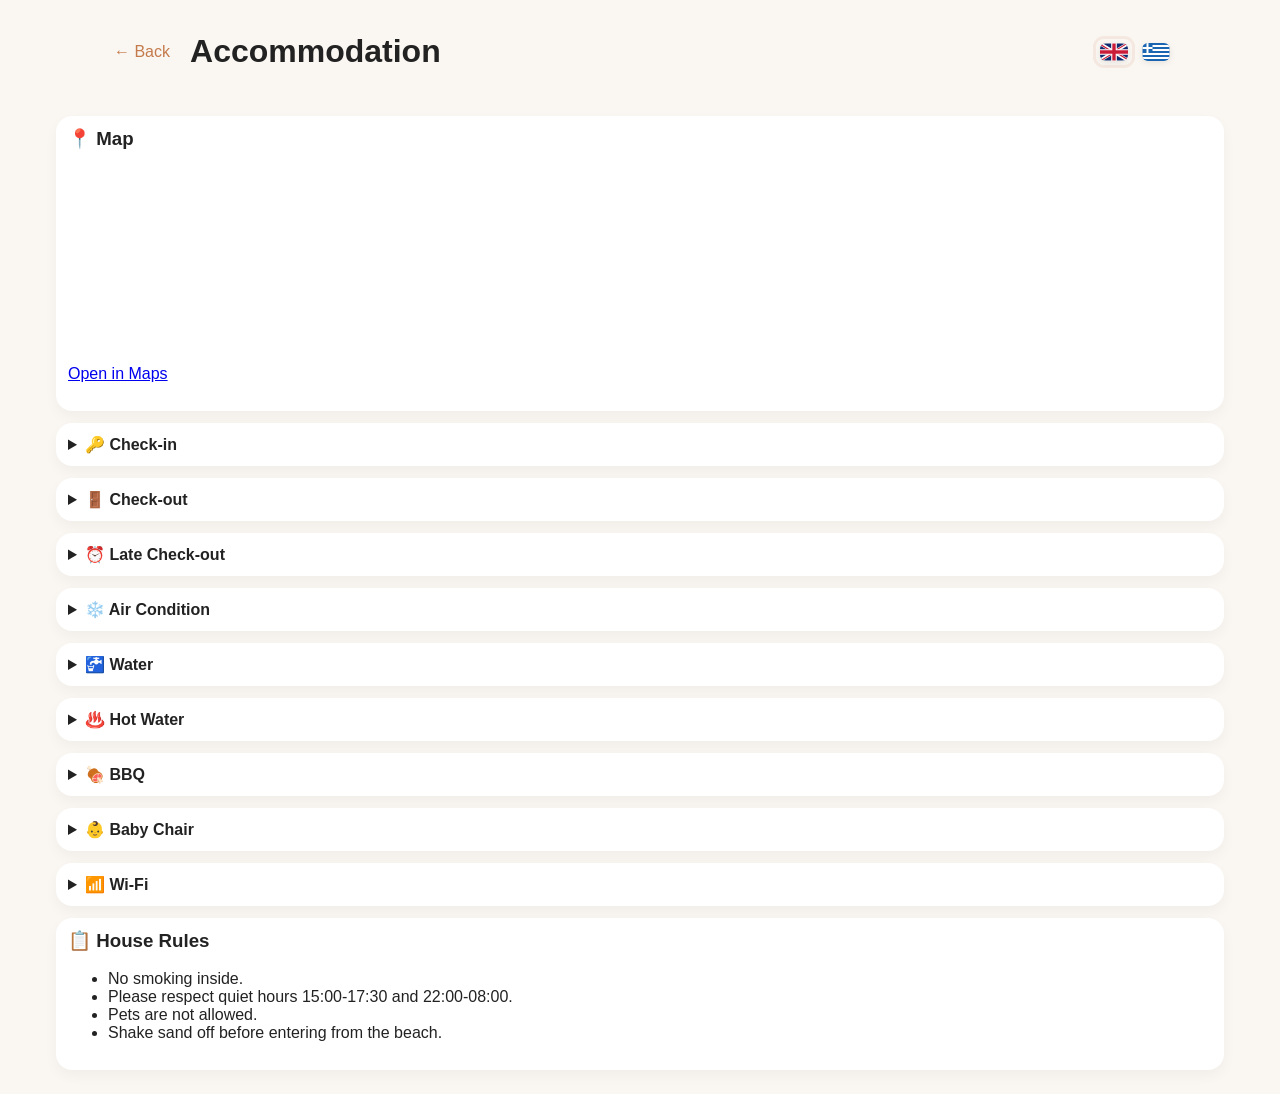
<file: pages/accommodation.html>
<!doctype html>
<html lang="en">
<head>
  <meta charset="utf-8" />
  <meta name="viewport" content="width=device-width,initial-scale=1" />
  <title>Check-in — Apartment Guide</title>
  <link rel="icon" type="image/png" href="../assets/images/favicon.png">
  <link rel="stylesheet" href="../assets/css/styles.css">
</head>
<body>
  <header class="page-header">
    <button class="back" onclick="history.back()" data-i18n="back" aria-label="Back">← Back</button>
    <h1>Accommodation</h1>
    <div class="lang-switch" role="group" aria-label="Language switch">
      <button type="button" class="lang-btn active" data-lang="en" aria-label="Switch language to English">
        <img src="../assets/images/flag-gb.svg" alt="English" class="flag-icon">
      </button>
      <button type="button" class="lang-btn" data-lang="gr" aria-label="Switch language to Greek">
        <img src="../assets/images/flag-gr.svg" alt="Greek" class="flag-icon">
      </button>
    </div>
  </header>

  <main class="page-content" data-page="accommodation">
    <!-- content injected by app.js -->
  </main>

  <script src="../assets/js/app.js"></script>
</body>
</html>
</file>
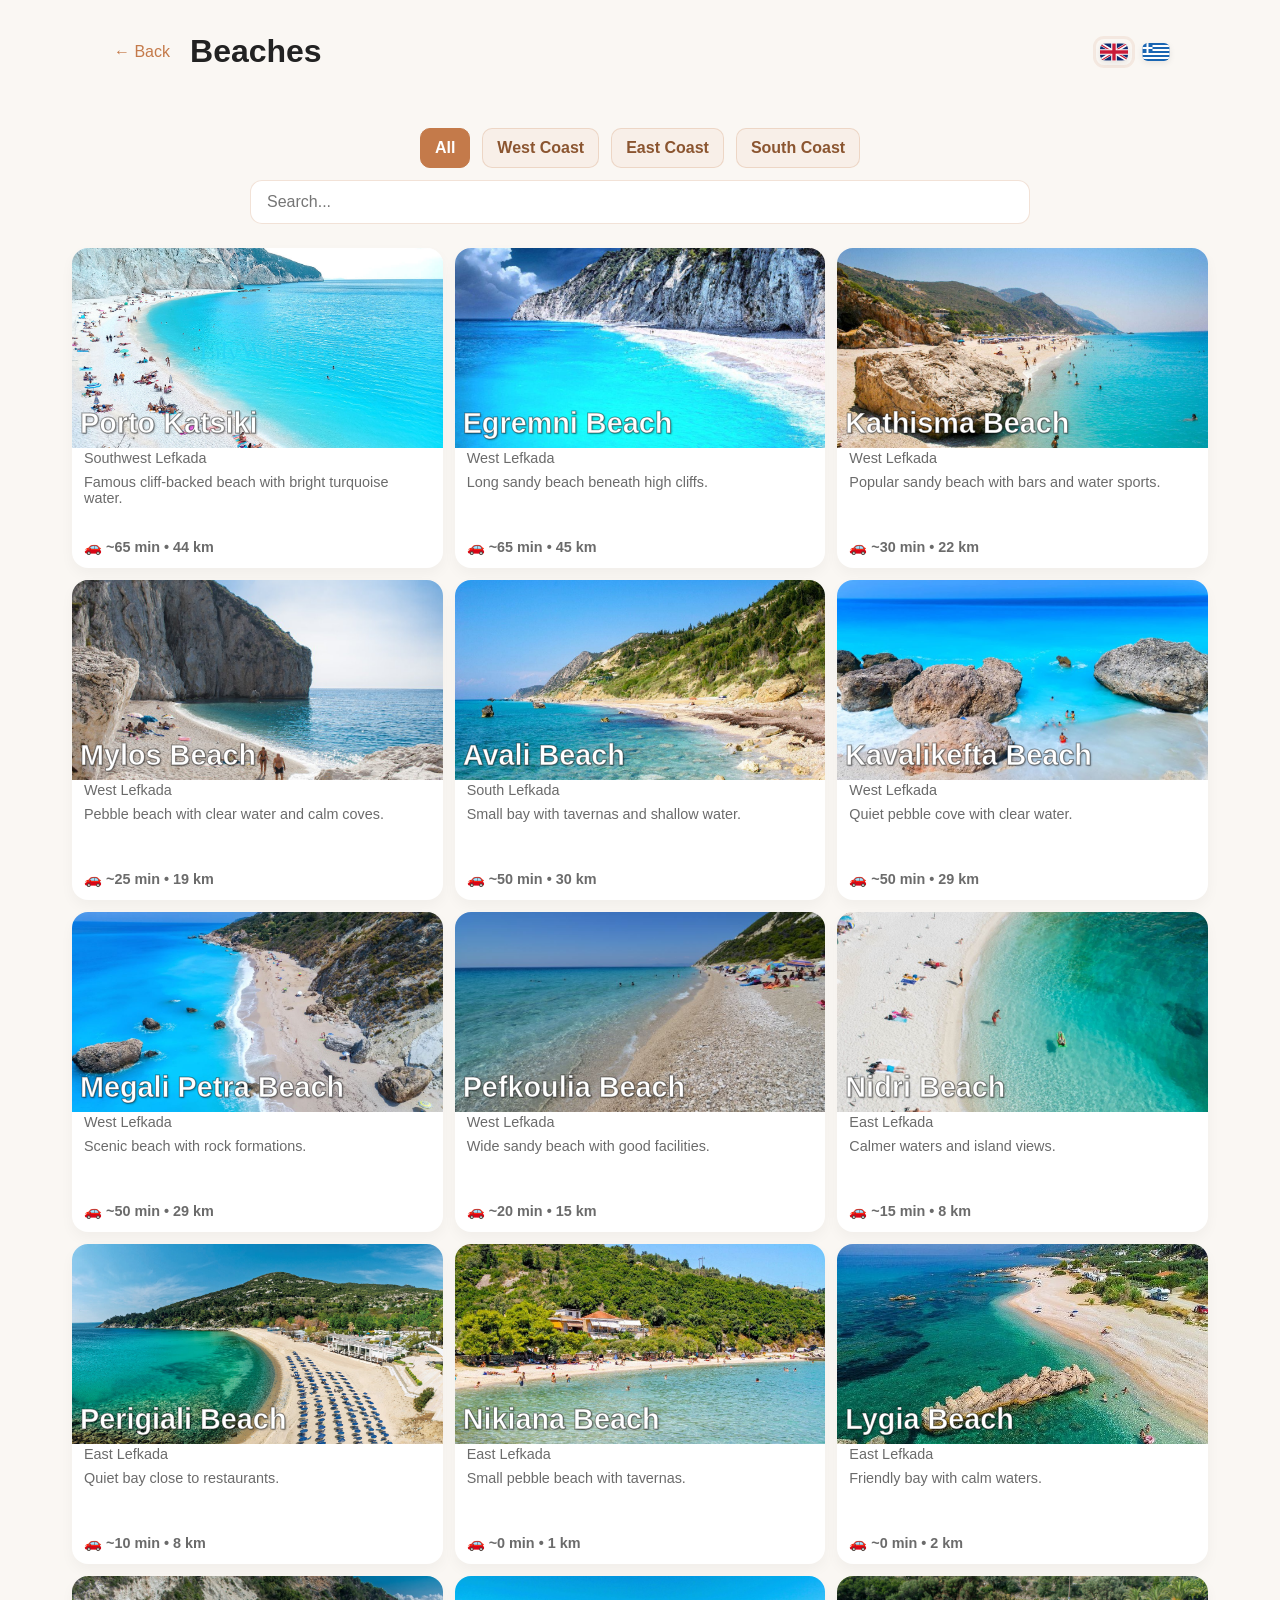
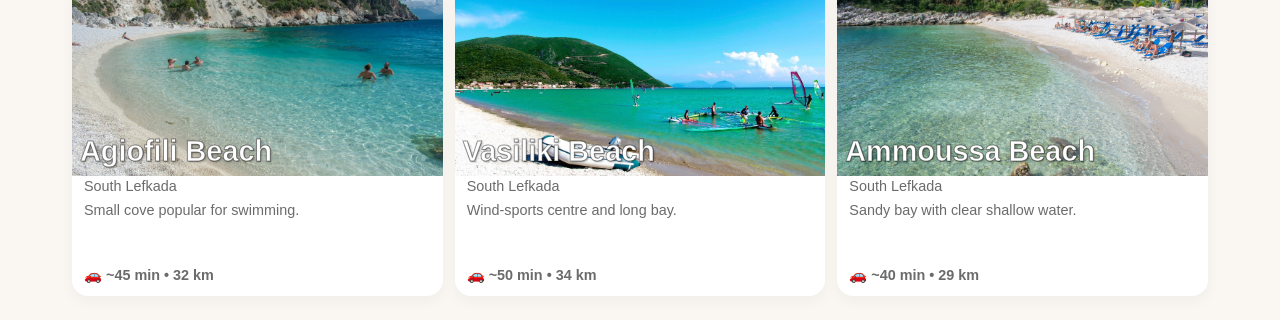
<file: pages/beaches.html>
<!doctype html>
<html lang="en">
<head>
  <meta charset="utf-8" />
  <meta name="viewport" content="width=device-width,initial-scale=1" />
  <title>Beaches — Apartment Guide</title>
  <link rel="icon" type="image/png" href="../assets/images/favicon.png">
  <link rel="stylesheet" href="../assets/css/styles.css">
</head>
<body>
  <header class="page-header">
    <button class="back" onclick="history.back()" data-i18n="back" aria-label="Back">← Back</button>
    <h1>Beaches</h1>
    <div class="lang-switch" role="group" aria-label="Language switch">
      <button type="button" class="lang-btn" data-lang="en" aria-label="Switch language to English">
        <img src="../assets/images/flag-gb.svg" alt="English" class="flag-icon">
      </button>
      <button type="button" class="lang-btn" data-lang="gr" aria-label="Switch language to Greek">
        <img src="../assets/images/flag-gr.svg" alt="Greek" class="flag-icon">
      </button>
    </div>
  </header>

  <main class="page-content" data-page="beaches">
    <!-- beaches rendered here -->
  </main>

  <script src="../assets/js/app.js"></script>
</body>
</html>
</file>
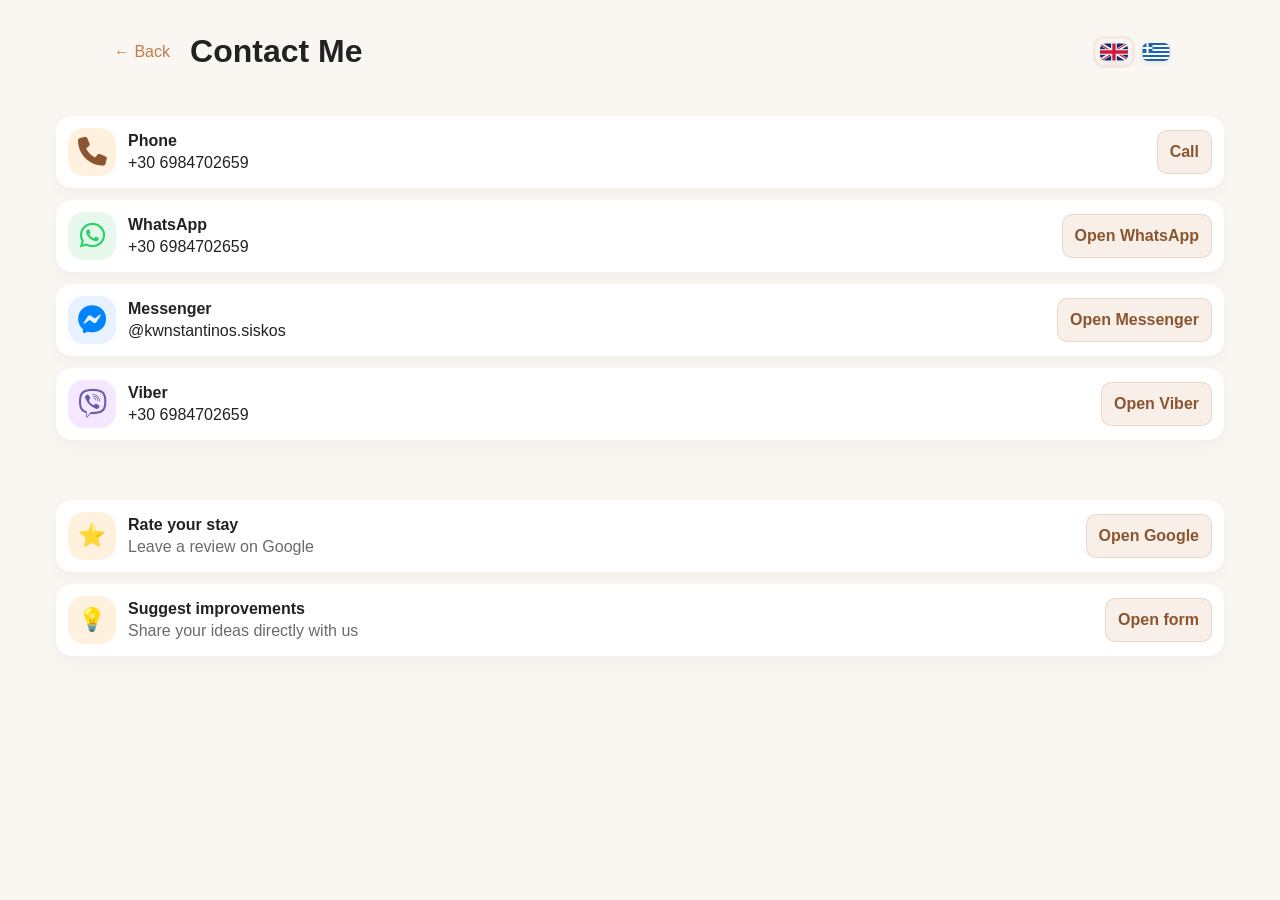
<file: pages/contacts.html>
<!doctype html>
<html lang="en">
<head>
  <meta charset="utf-8" />
  <meta name="viewport" content="width=device-width,initial-scale=1" />
  <title>Contact — Apartment Guide</title>
  <link rel="icon" type="image/png" href="../assets/images/favicon.png">
  <link rel="stylesheet" href="https://cdnjs.cloudflare.com/ajax/libs/font-awesome/6.4.0/css/all.min.css">
  <link rel="stylesheet" href="../assets/css/styles.css">
</head>
<body>
  <header class="page-header">
    <button class="back" onclick="history.back()" data-i18n="back" aria-label="Back">← Back</button>
    <h1>Contact</h1>
    <div class="lang-switch" role="group" aria-label="Language switch">
      <button type="button" class="lang-btn" data-lang="en" aria-label="Switch language to English">
        <img src="../assets/images/flag-gb.svg" alt="English" class="flag-icon">
      </button>
      <button type="button" class="lang-btn" data-lang="gr" aria-label="Switch language to Greek">
        <img src="../assets/images/flag-gr.svg" alt="Greek" class="flag-icon">
      </button>
    </div>
  </header>

  <main class="page-content" data-page="contacts">
    <!-- injected -->
  </main>

  <script src="../assets/js/app.js"></script>
</body>
</html>
</file>
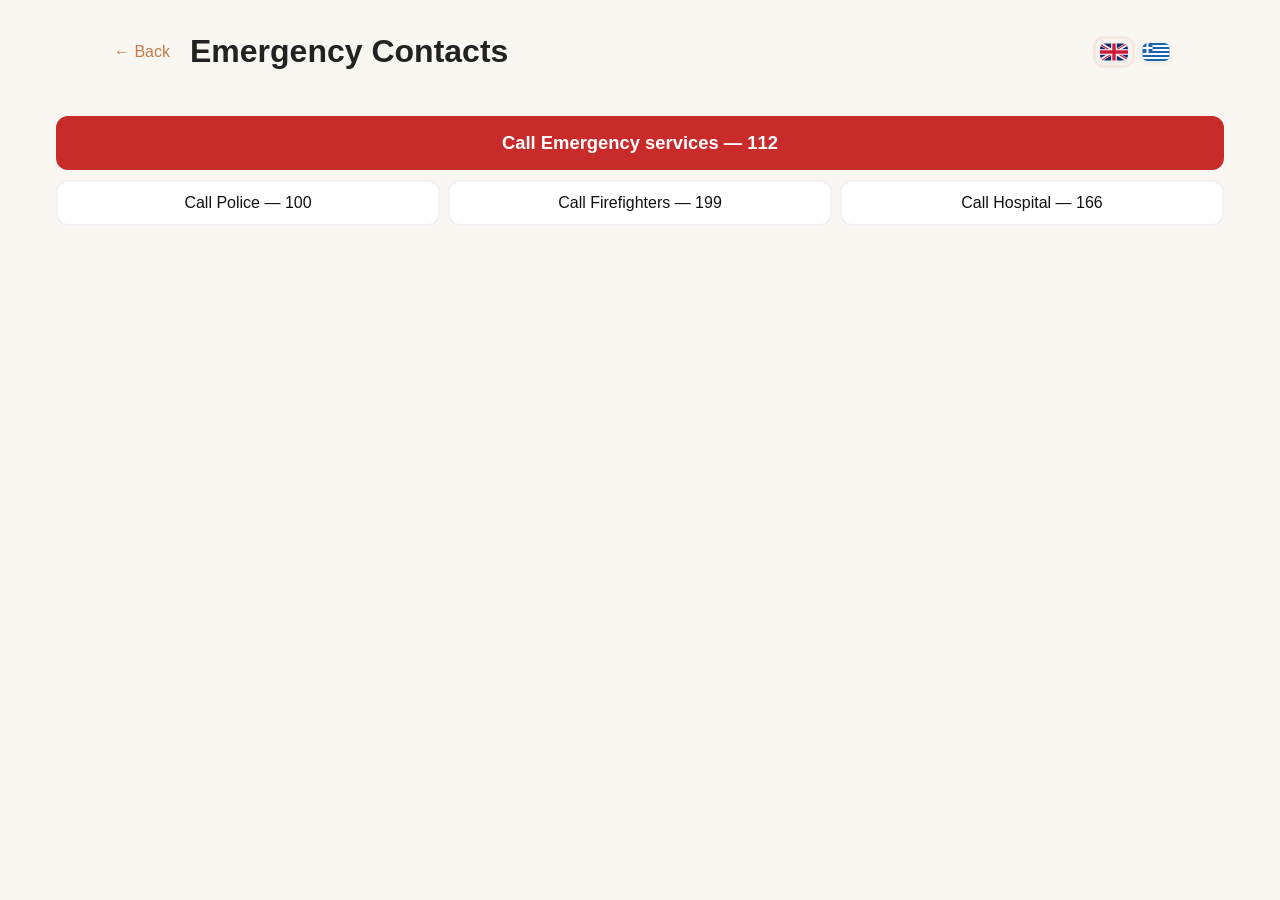
<file: pages/emergency.html>
<!doctype html>
<html lang="en">
<head>
  <meta charset="utf-8" />
  <meta name="viewport" content="width=device-width,initial-scale=1" />
  <title>Emergency — Apartment Guide</title>
  <link rel="icon" type="image/png" href="../assets/images/favicon.png">
  <link rel="stylesheet" href="../assets/css/styles.css">
</head>
<body>
  <header class="page-header">
    <button class="back" onclick="history.back()" data-i18n="back" aria-label="Back">← Back</button>
    <h1>Emergency Contacts</h1>
    <div class="lang-switch" role="group" aria-label="Language switch">
      <button type="button" class="lang-btn active" data-lang="en" aria-label="Switch language to English">
        <img src="../assets/images/flag-gb.svg" alt="English" class="flag-icon">
      </button>
      <button type="button" class="lang-btn" data-lang="gr" aria-label="Switch language to Greek">
        <img src="../assets/images/flag-gr.svg" alt="Greek" class="flag-icon">
      </button>
    </div>
  </header>

  <main class="page-content" data-page="emergency">
    <!-- content injected by app.js -->
  </main>

  <script src="../assets/js/app.js"></script>
</body>
</html>
</file>
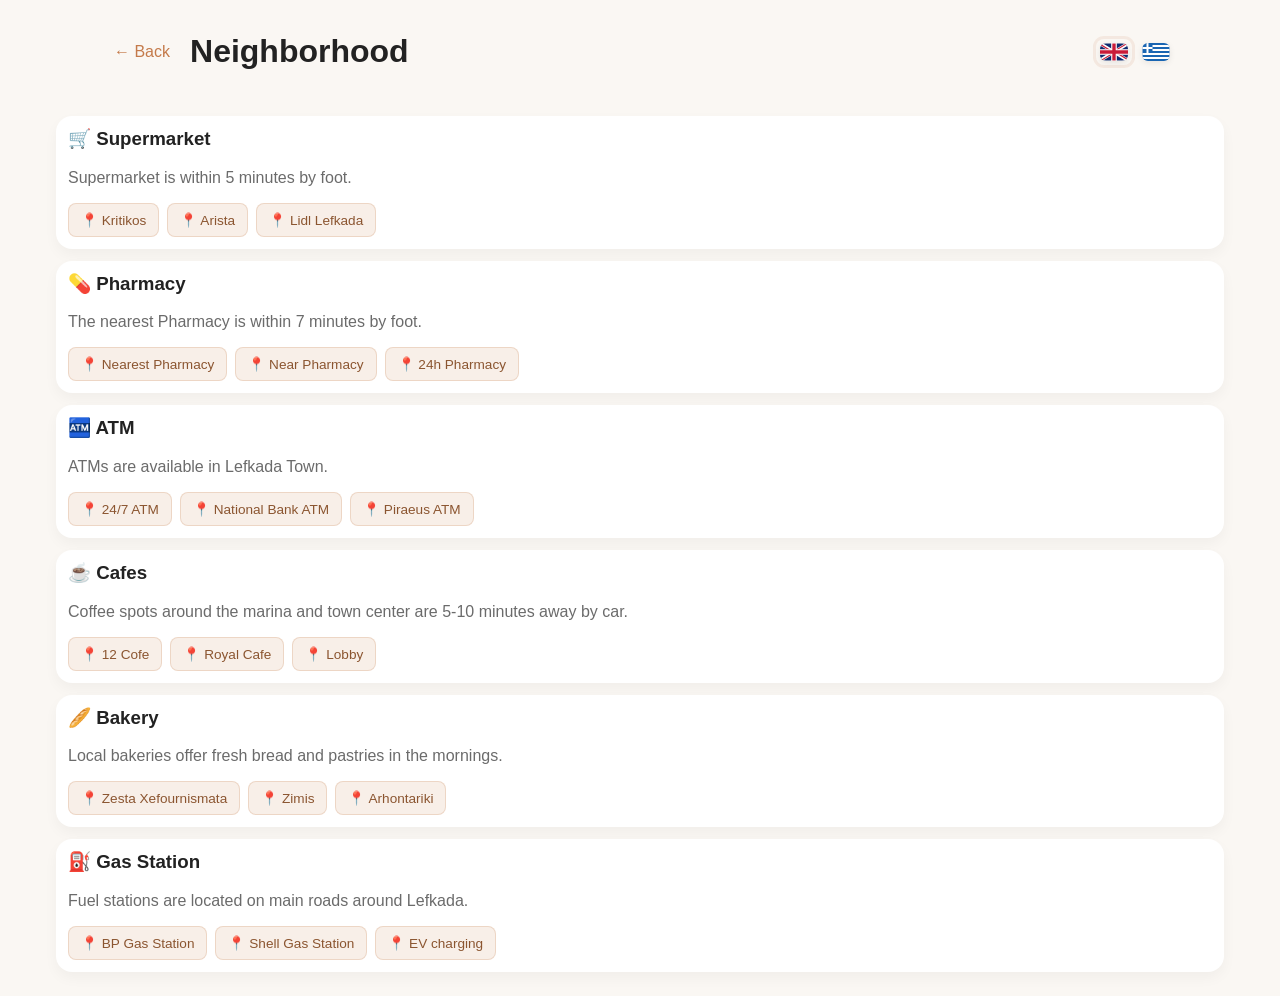
<file: pages/neighborhood.html>
<!doctype html>
<html lang="en">
<head>
  <meta charset="utf-8" />
  <meta name="viewport" content="width=device-width,initial-scale=1" />
  <title>Neighborhood — Apartment Guide</title>
  <link rel="icon" type="image/png" href="../assets/images/favicon.png">
  <link rel="stylesheet" href="../assets/css/styles.css">
</head>
<body>
  <header class="page-header">
    <button class="back" onclick="history.back()" data-i18n="back" aria-label="Back">← Back</button>
    <h1></h1>
    <div class="lang-switch" role="group" aria-label="Language switch">
      <button type="button" class="lang-btn" data-lang="en">
        <img src="../assets/images/flag-gb.svg" alt="English" class="flag-icon">
      </button>
      <button type="button" class="lang-btn" data-lang="gr">
        <img src="../assets/images/flag-gr.svg" alt="Greek" class="flag-icon">
      </button>
    </div>
  </header>
  <main class="page-content" data-page="neighborhood">
    <!-- content populated by app.js from data/content.{en,gr}.json -->
  </main>
  <script src="../assets/js/app.js"></script>
</body>
</html>
</file>
<file: assets/css/styles.css>
:root {
  --bg: #faf7f3;
  --card: #fff;
  --muted: #6b6b6b;
  --accent: #c47a4a;
  --radius: 12px;
}
* {
  box-sizing: border-box;
}
body {
  font-family:
    -apple-system, BlinkMacSystemFont, "Segoe UI", Roboto, "Helvetica Neue",
    Arial;
  margin: 0;
  background: var(--bg);
  color: #222;
}
.site-header {
  display: flex;
  justify-content: space-between;
  align-items: center;
  padding: 12px 16px;
  background: transparent;
  gap: 12px;
}
.header-left {
  display: flex;
  align-items: center;
  gap: 12px;
}
.apt-name {
  font-size: 1rem;
  margin: 0;
}
.property-label {
  font-size: 1.5rem;
  font-weight: 600;
  white-space: nowrap;
  overflow: hidden;
  text-overflow: ellipsis;
  max-width: 240px;
}
.lang-switch {
  margin-left: auto;
  display: flex;
  gap: 6px;
  align-items: center;
}
.lang-btn {
  background: transparent;
  border: 0;
  padding: 4px;
  border-radius: 8px;
  margin-left: 0;
  line-height: 1;
  cursor: pointer;
  display: inline-flex;
  align-items: center;
  justify-content: center;
}
.flag-icon {
  width: 28px;
  height: 18px;
  border-radius: 6px;
  display: block;
  box-shadow: 0 2px 6px rgba(0, 0, 0, 0.08);
}
.lang-btn.active,
.lang-btn[aria-pressed="true"] {
  box-shadow: 0 0 0 3px rgba(196, 122, 74, 0.12);
}
.lang-btn {
  opacity: 0.95;
}
.lang-btn:focus {
  outline: 3px solid rgba(196, 122, 74, 0.18);
  outline-offset: 2px;
}

.hero {
  display: flex;
  align-items: center;
  gap: 12px;
  padding: 12px 16px;
}
.hero-img {
  width: 110px;
  height: 80px;
  border-radius: 12px;
  object-fit: cover;
  flex-shrink: 0;
}
.hero-text h2 {
  margin: 0;
  font-size: 1.15rem;
}
.hero-text p {
  margin: 4px 0 0;
  color: var(--muted);
}

.menu-grid {
  display: grid;
  grid-template-columns: repeat(2, 1fr);
  gap: 12px;
  padding: 12px;
}
.card {
  display: block;
  background: var(--card);
  padding: 12px;
  border-radius: 16px;
  text-decoration: none;
  color: inherit;
  box-shadow: 0 6px 18px rgba(0, 0, 0, 0.06);
  transition:
    transform 0.12s ease,
    box-shadow 0.12s ease;
}
.card:hover {
  transform: translateY(-4px);
  box-shadow: 0 10px 30px rgba(0, 0, 0, 0.09);
}
.card:active {
  transform: translateY(-1px);
}
.card-icon {
  font-size: 40px;
  display: block;
  margin-bottom: 8px;
}
.card h3 {
  margin: 0 0 6px;
  font-size: 1rem;
}
.card p {
  margin: 0;
  color: var(--muted);
  font-size: 0.9rem;
}

/* Page layout */
.page-header {
  display: flex;
  align-items: center;
  gap: 12px;
  padding: 12px 16px;
  background: transparent;
  flex-wrap: wrap;
}
.back {
  background: transparent;
  border: none;
  color: var(--accent);
  font-size: 1rem;
  padding: 8px;
  border-radius: 8px;
}
.page-content {
  padding: 12px 16px;
}
.section {
  background: var(--card);
  padding: 12px;
  border-radius: 16px;
  margin-bottom: 12px;
  box-shadow: 0 6px 14px rgba(0, 0, 0, 0.04);
}
.section h3 {
  margin-top: 0;
}

/* Shop buttons */
.shop-buttons {
  display: flex;
  flex-wrap: wrap;
  gap: 8px;
  margin-top: 8px;
}
.shop-btn {
  display: inline-flex;
  align-items: center;
  gap: 4px;
  padding: 8px 12px;
  border-radius: 8px;
  border: 1px solid rgba(196, 122, 74, 0.22);
  background: #f8efe8;
  color: #8b5530;
  text-decoration: none;
  font-size: 0.85rem;
  font-weight: 500;
  white-space: nowrap;
  transition:
    background 0.2s ease,
    border-color 0.2s ease;
}
.shop-btn:hover {
  background: #f4e5d9;
  border-color: rgba(196, 122, 74, 0.38);
}
.shop-btn:focus {
  outline: 3px solid rgba(196, 122, 74, 0.2);
  outline-offset: 2px;
}

.wifi-card {
  border-radius: 10px;
}

.wifi-password {
  display: flex;
  gap: 8px;
  align-items: center;
}
.wifi-password .muted {
  font-weight: 600;
}
.wifi-qr {
  padding: 8px;
  text-align: center;
  flex: 0 0 auto;
  display: flex;
  align-items: center;
  justify-content: center;
}
.wifi-qr img,
.wifi-qr .wifi-qr-image {
  width: 100%;
  max-width: 180px;
  height: auto;
  display: block;
  margin: 0 auto;
  border-radius: 8px;
}

@media (max-width: 600px) {
  .wifi-card {
    flex-direction: column;
    align-items: stretch;
  }
  .wifi-qr {
    margin-top: 8px;
  }
}

/* dataset cards images full-width inside card */
.ds-card img {
  width: 100%;
  height: auto;
  display: block;
  border-radius: 8px 8px 0 0;
}
.ds-card {
  background: var(--card);
  border-radius: 16px;
  overflow: hidden;
  box-shadow: 0 6px 14px rgba(0, 0, 0, 0.04);
  margin-bottom: 12px;
}
.ds-body {
  padding: 12px;
}
.beach-body p {
  margin: 15px 0;
}

.beach-body p:first-child {
  margin-top: -10px;
}

.ds-link {
  display: block;
  text-decoration: none;
  color: inherit;
}
.ds-link .ds-card:hover {
  transform: translateY(-4px);
}
.beach-link .beach-card {
  transition:
    transform 0.12s ease,
    box-shadow 0.12s ease;
}
.beach-link:hover .beach-card {
  transform: translateY(-4px);
  box-shadow: 0 10px 30px rgba(0, 0, 0, 0.08);
}
.time-estimate {
  font-weight: 600;
}

/* beaches card image overlay */
.beach-media {
  position: relative;
}

/* Beaches page */
.beaches-controls {
  display: flex;
  gap: 12px;
  padding: 12px 16px;
  flex-wrap: wrap;
  align-items: center;
  justify-content: center;
}
.beaches-controls input[type="search"] {
  width: 780px;
  padding: 12px 16px;
  border: 1px solid rgba(196, 122, 74, 0.22);
  border-radius: 12px;
  background: #fff;
  font: inherit;
  color: inherit;
  outline: none;
  transition: border-color 0.2s ease;
}
.beaches-controls input[type="search"]:focus {
  border-color: var(--accent);
  box-shadow: 0 0 0 3px rgba(196, 122, 74, 0.12);
}
.filter-btn {
  background: #f8efe8;
  border: 1px solid rgba(196, 122, 74, 0.22);
  color: #8b5530;
  padding: 10px 14px;
  border-radius: 10px;
  font: inherit;
  font-weight: 600;
  cursor: pointer;
  transition:
    background 0.2s ease,
    border-color 0.2s ease;
}
.filter-btn:hover {
  background: #f4e5d9;
}
.filter-btn.active {
  background: var(--accent);
  border-color: var(--accent);
  color: #fff;
}
.beaches-grid {
  display: grid;
  grid-template-columns: repeat(auto-fill, minmax(280px, 1fr));
  gap: 12px;
  padding: 12px 16px;
}
.beach-card {
  background: var(--card);
  border-radius: 16px;
  overflow: hidden;
  box-shadow: 0 6px 14px rgba(0, 0, 0, 0.04);
  transition:
    transform 0.12s ease,
    box-shadow 0.12s ease;
  height: 320px;
  display: flex;
  flex-direction: column;
}
.beach-card:hover {
  transform: translateY(-4px);
  box-shadow: 0 10px 30px rgba(0, 0, 0, 0.08);
}
.beach-media {
  height: 200px;
  overflow: hidden;
}
.beach-media img {
  width: 100%;
  height: 100%;
  display: block;
  object-fit: cover;
}
.beach-overlay {
  position: absolute;
  bottom: 0;
  left: 0;
  right: 0;
  padding: 8px;
  color: #fff;
}
.beach-overlay h3 {
  margin: 0;
  font-size: 1.8rem;
  -webkit-text-stroke: 1px rgba(0, 0, 0, 0.4);
  text-shadow: 1px 1px 2px rgba(0, 0, 0, 0.4);
}
.beach-body {
  flex: 1;
  padding: 12px;
  display: flex;
  flex-direction: column;
  justify-content: space-between;
}
.beach-body p {
  margin: 0;
  color: var(--muted);
  font-size: 0.9rem;
}
.beach-body p:first-child {
  margin-bottom: 8px;
}
.beach-body .time-estimate {
  margin-top: auto;
  font-weight: 600;
}

/* responsive beaches controls */
@media (max-width: 640px) {
  .beaches-controls {
    flex-direction: column;
    gap: 8px;
  }
  .beaches-controls input[type="search"] {
    width: 100%;
    max-width: 400px;
    margin: 0 auto;
  }
}

/* Restaurants page */
.ds-list {
  display: grid;
  grid-template-columns: repeat(auto-fill, minmax(280px, 1fr));
  gap: 12px;
  padding: 12px 16px;
}
.restaurant-link .restaurant-card {
  transition:
    transform 0.12s ease,
    box-shadow 0.12s ease;
}
.restaurant-link:hover .restaurant-card {
  transform: translateY(-4px);
  box-shadow: 0 10px 30px rgba(0, 0, 0, 0.08);
}
.restaurant-card {
  background: var(--card);
  border-radius: 16px;
  overflow: hidden;
  box-shadow: 0 6px 14px rgba(0, 0, 0, 0.04);
  transition:
    transform 0.12s ease,
    box-shadow 0.12s ease;
  height: 320px;
  display: flex;
  flex-direction: column;
}
.restaurant-media {
  height: 200px;
  overflow: hidden;
  position: relative;
}
.restaurant-media img {
  width: 100%;
  height: 100%;
  display: block;
  object-fit: cover;
}
.restaurant-overlay {
  position: absolute;
  bottom: 0;
  left: 0;
  padding: 8px;
  color: #fff;
}
.restaurant-overlay h3 {
  margin: 0;
  font-size: 1.8rem;
  -webkit-text-stroke: 1px rgba(0, 0, 0, 0.4);
  text-shadow: 1px 1px 2px rgba(0, 0, 0, 0.4);
}
.restaurant-body {
  flex: 1;
  padding: 12px;
  display: flex;
  flex-direction: column;
}
.restaurant-body p {
  margin: 0;
  color: var(--muted);
  font-size: 0.9rem;
}
.restaurant-body p:first-child {
  margin-bottom: 8px;
}
.restaurant-body .time-estimate {
  margin-top: auto;
  font-weight: 600;
}

/* Attractions page */
.attraction-link .attraction-card {
  transition:
    transform 0.12s ease,
    box-shadow 0.12s ease;
}
.attraction-link:hover .attraction-card {
  transform: translateY(-4px);
  box-shadow: 0 10px 30px rgba(0, 0, 0, 0.08);
}
.attraction-card {
  background: var(--card);
  border-radius: 16px;
  overflow: hidden;
  box-shadow: 0 6px 14px rgba(0, 0, 0, 0.04);
  transition:
    transform 0.12s ease,
    box-shadow 0.12s ease;
  height: 320px;
  display: flex;
  flex-direction: column;
}
.attraction-media {
  height: 200px;
  overflow: hidden;
  position: relative;
}
.attraction-media img {
  width: 100%;
  height: 100%;
  display: block;
  object-fit: cover;
}
.attraction-overlay {
  position: absolute;
  bottom: 0;
  left: 0;
  padding: 8px;
  color: #fff;
}
.attraction-overlay h3 {
  margin: 0;
  font-size: 1.8rem;
  -webkit-text-stroke: 1px rgba(0, 0, 0, 0.4);
  text-shadow: 1px 1px 2px rgba(0, 0, 0, 0.4);
}
.attraction-body {
  flex: 1;
  padding: 12px;
  display: flex;
  flex-direction: column;
}
.attraction-body p {
  margin: 0;
  color: var(--muted);
  font-size: 0.9rem;
}
.attraction-body p:first-child {
  margin-bottom: 8px;
}
.attraction-body .time-estimate {
  margin-top: auto;
  font-weight: 600;
}

/* emergency */
.emergency-grid {
  display: flex;
  flex-direction: column;
  gap: 10px;
}
.emergency-btn {
  display: block;
  text-decoration: none;
  text-align: center;
  padding: 12px;
  border-radius: 12px;
  background: #fff;
  color: #111;
  border: 2px solid #f1f1f1;
  font-size: 1rem;
}
.emergency-btn.call {
  background: #fff;
}
.emergency-primary {
  background: #c92a2a;
  color: #fff;
  font-weight: 700;
  font-size: 1.15rem;
  padding: 16px;
  border: none;
}
.emergency-row {
  display: flex;
  gap: 8px;
  flex-wrap: wrap;
}
.emergency-small {
  flex: 1;
}

.sr-only {
  position: absolute;
  width: 1px;
  height: 1px;
  padding: 0;
  margin: -1px;
  overflow: hidden;
  clip: rect(0, 0, 0, 0);
  white-space: nowrap;
  border: 0;
}

.btn {
  display: inline-flex;
  align-items: center;
  justify-content: center;
  min-height: 44px;
  padding: 10px 14px;
  border-radius: 10px;
  border: 1px solid rgba(196, 122, 74, 0.22);
  background: #f8efe8;
  color: #8b5530;
  text-decoration: none;
  font: inherit;
  font-weight: 600;
  cursor: pointer;
  transition:
    transform 0.12s ease,
    box-shadow 0.12s ease,
    background 0.12s ease;
}
.btn:hover {
  transform: translateY(-1px);
  box-shadow: 0 8px 18px rgba(0, 0, 0, 0.06);
  background: #f4e5d9;
}
.btn:focus {
  outline: 3px solid rgba(196, 122, 74, 0.2);
  outline-offset: 2px;
}
.btn:disabled {
  opacity: 0.7;
  cursor: wait;
  transform: none;
  box-shadow: none;
}
.btn-primary {
  background: var(--accent);
  border-color: var(--accent);
  color: #fff;
}
.btn-primary:hover {
  background: #b86d3d;
}

/* Contacts panel */
.contact-panel {
  display: flex;
  flex-direction: column;
  gap: 12px;
}
.contact-card {
  display: flex;
  align-items: center;
  gap: 12px;
  padding: 12px;
  background: var(--card);
  border-radius: 16px;
  box-shadow: 0 6px 14px rgba(0, 0, 0, 0.04);
  transition:
    transform 0.12s ease,
    box-shadow 0.12s ease,
    background 0.12s ease;
}
.contact-card:hover {
  transform: translateY(-2px);
  box-shadow: 0 10px 28px rgba(0, 0, 0, 0.08);
  cursor: pointer;
}
.contact-card:hover .btn {
  background: var(--accent);
  color: #fff;
  border-color: var(--accent);
}
.contact-card:focus-visible {
  outline: 3px solid rgba(196, 122, 74, 0.18);
  outline-offset: 4px;
}
.contact-icon {
  width: 48px;
  height: 48px;
  border-radius: 16px;
  display: inline-flex;
  align-items: center;
  justify-content: center;
  flex-shrink: 0;
  font-size: 1.3rem;
  color: currentColor;
  background: rgba(0, 0, 0, 0.04);
}
.contact-icon i {
  font-size: 1.8rem;
}
.contact-icon-phone {
  background: #857a49;
  color: #fff;
}
.contact-icon-whatsapp {
  background: #e6f7eb;
  color: #25d366;
}
.contact-icon-messenger {
  background: #e8f1ff;
  color: #0084ff;
}
.contact-icon-viber {
  background: #f5e7ff;
  color: #665cac;
}
.contact-icon-action {
  background: #fff1de;
  color: #8b5530;
  font-size: 1.4rem;
  line-height: 1;
}
.contact-body {
  flex: 1;
}
.contact-copy {
  margin-top: 4px;
  word-break: break-word;
}
.contact-actions {
  display: flex;
  gap: 8px;
}
.contact-actions {
  margin-left: auto;
  display: flex;
  gap: 8px;
  align-items: center;
}
.contact-actions .btn {
  padding: 10px 12px;
  border-radius: 10px;
  white-space: nowrap;
}

.contact-modal {
  position: fixed;
  inset: 0;
  display: flex;
  align-items: center;
  justify-content: center;
  padding: 16px;
  background: rgba(17, 21, 26, 0.7);
  z-index: 200;
}
.contact-modal[hidden] {
  display: none;
}
.contact-modal-dialog {
  width: min(100%, 520px);
  background: var(--card);
  border-radius: 16px;
  padding: 20px;
  box-shadow: 0 24px 60px rgba(0, 0, 0, 0.22);
}
.contact-modal-header {
  display: flex;
  align-items: flex-start;
  justify-content: space-between;
  gap: 16px;
  margin-bottom: 16px;
}
.contact-modal-header h2 {
  margin: 0 0 6px;
}
.contact-modal-header p {
  margin: 0;
}
.contact-modal-close {
  width: 40px;
  height: 40px;
  border: none;
  border-radius: 999px;
  background: #f5eee7;
  color: #6f4224;
  font: inherit;
  font-size: 1.5rem;
  line-height: 1;
  cursor: pointer;
  display: inline-flex;
  align-items: center;
  justify-content: center;
  flex-shrink: 0;
}
.contact-form-fields {
  display: flex;
  flex-direction: column;
  gap: 12px;
}
.contact-form textarea {
  width: 100%;
  min-height: 160px;
  padding: 14px;
  border: 1px solid rgba(196, 122, 74, 0.22);
  border-radius: 12px;
  background: #fff;
  font: inherit;
  color: inherit;
  resize: vertical;
}
.contact-form textarea:focus {
  outline: 3px solid rgba(196, 122, 74, 0.16);
  border-color: rgba(196, 122, 74, 0.38);
}
.contact-form-footer {
  display: flex;
  justify-content: flex-end;
  margin-top: 14px;
}
.contact-form-status {
  margin: 12px 0 0;
  min-height: 1.4em;
}
.contact-form-status.is-success {
  color: #1f7a45;
}
.contact-form-status.is-error {
  color: #b42318;
}
body.modal-open {
  overflow: hidden;
}

/* Weather section */
.weather-section {
  background: var(--card);
  margin: 12px;
  padding: 12px;
  border-radius: 16px;
  box-shadow: 0 8px 20px rgba(0, 0, 0, 0.05);
  display: block;
  text-decoration: none;
  color: inherit;
}
.weather-section:hover {
  box-shadow: 0 12px 36px rgba(0, 0, 0, 0.08);
}
.weather-section:focus {
  outline: 3px solid rgba(196, 122, 74, 0.12);
  outline-offset: 4px;
}
.weather-top {
  display: flex;
  align-items: center;
  gap: 12px;
  padding-bottom: 12px;
  border-bottom: 1px solid #f1f1f1;
}
.weather-location {
  font-size: 2.5rem;
  font-weight: 700;
}
.weather-current-icon {
  width: 70px;
}
.weather-right {
  display: flex;
  align-items: flex-end;
  margin-left: auto;
}
.weather-current-temp {
  font-size: 2rem;
  font-weight: 700;
  line-height: 1;
}
.weather-desc {
  color: var(--muted);
  font-size: 0.95rem;
  margin-top: 4px;
}
.weather-current-main {
  display: flex;
  flex-direction: column;
}
.forecast-row {
  display: flex;
  gap: 8px;
  flex-wrap: wrap;
  padding-top: 12px;
  justify-content: center;
}
.forecast-item {
  flex: 0 0 72px;
  width: 72px;
  padding: 8px;
  text-align: center;
  background: transparent;
  border-radius: 8px;
}
.forecast-item .day {
  font-size: 1rem;
  color: var(--muted);
  font-weight: bold;
  color: grey;
}
.forecast-item .icon {
  width: 32px;
  height: 32px;
  margin: 6px auto;
}
.forecast-item .temps {
  font-size: 0.85rem;
  color: var(--muted);
  font-weight: bold;
  color: rgb(51, 51, 51);
}

/* ensure no horizontal overflow */
img,
video,
svg {
  max-width: 100%;
  height: auto;
  display: block;
}
main,
header,
footer {
  max-width: 1100px;
  margin: 0 auto;
}

.restaurant {
  display: flex;
  gap: 12px;
  align-items: center;
}
.restaurant img {
  width: 72px;
  height: 56px;
  border-radius: 8px;
  object-fit: cover;
}
.muted {
  color: var(--muted);
}

/* responsive */
@media (min-width: 640px) {
  .menu-grid {
    grid-template-columns: repeat(3, 1fr);
    padding: 20px;
  }
  .hero-img {
    width: 150px;
    height: 100px;
  }
}
@media (min-width: 1000px) {
  .menu-grid {
    grid-template-columns: repeat(4, 1fr);
    max-width: 1200px;
    margin: 0 auto;
  }
  main {
    max-width: 1200px;
    margin: 0 auto;
  }
}

/* very narrow screens: stack cards vertically */
@media (max-width: 420px) {
  .menu-grid {
    grid-template-columns: 1fr;
  }
  .site-header,
  .page-header {
    align-items: flex-start;
  }
  .property-label {
    max-width: 180px;
  }
}

@media (max-width: 640px) {
  .contact-card {
    align-items: flex-start;
    flex-wrap: wrap;
  }
  .contact-actions {
    margin-left: 0;
    width: 100%;
  }
  .contact-actions .btn {
    width: 100%;
  }
  .contact-modal-dialog {
    padding: 16px;
  }
  .contact-form-footer {
    justify-content: stretch;
  }
  .contact-form-footer .btn {
    width: 100%;
  }
}

/* accessible focus */
.card:focus,
.back:focus {
  outline: 3px solid rgba(196, 122, 74, 0.18);
  outline-offset: 2px;
}
</file>
